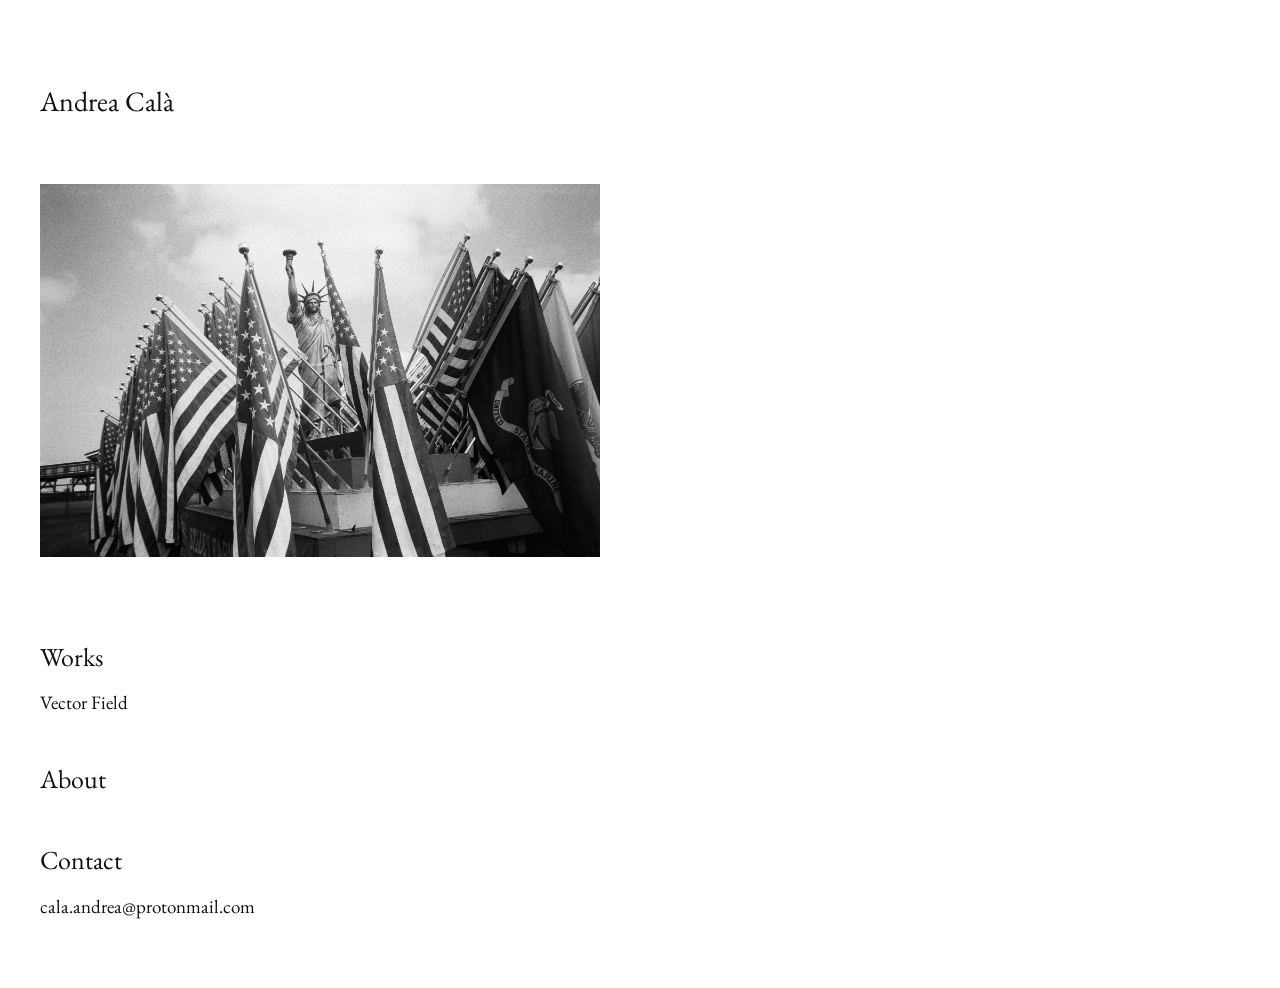
<file: index.html>
<!DOCTYPE html>
<html lang="en">
<head>
<meta charset="UTF-8">
<title>Andrea Calà</title>
<meta name="description" content="Andrea Calà is an Italian photographer based in Chicago, working between the United States and Europe.">
<meta property="og:title" content="Andrea Calà">
<meta property="og:description" content="Andrea Calà is an Italian photographer based in Chicago, working between the United States and Europe.">
<meta property="og:image" content="https://andreacala.com/assets/images/lifeboat/2026_Lifeboat00002.jpg">
<meta property="og:url" content="https://andreacala.com">
<meta property="og:type" content="website">
<!-- Google tag (gtag.js) -->
<script async src="https://www.googletagmanager.com/gtag/js?id=G-Z2HXCMDSW8"></script>
<script>
window.dataLayer = window.dataLayer || [];
function gtag(){dataLayer.push(arguments);}
gtag('js', new Date());
gtag('config', 'G-Z2HXCMDSW8');
</script>
<link rel="preconnect" href="https://fonts.googleapis.com">
<link rel="preconnect" href="https://fonts.gstatic.com" crossorigin>
<link href="https://fonts.googleapis.com/css2?family=EB+Garamond:ital,wght@0,400;1,400&display=swap" rel="stylesheet">
<link rel="stylesheet" href="assets/css/style.css">
</head>
<body>
<div class="container">
  <h1>
    <a href="/" style="text-decoration:none; color:#111;">Andrea Calà</a>
  </h1>
  <div id="preview" class="preview"></div>
  <section class="works">
    <h2>Works</h2>
    <a href="vector-field/">Vector Field</a>
  </section>
  <section class="works">
    <h2><a href="about/" style="text-decoration:none; color:#111;">About</a></h2>
  </section>
  <section class="contacts">
    <h2>Contact</h2>
    <a href="mailto:cala.andrea@protonmail.com">cala.andrea@protonmail.com</a>
  </section>
</div>
<script src="assets/js/preview.js"></script>
</body>
</html>
</file>
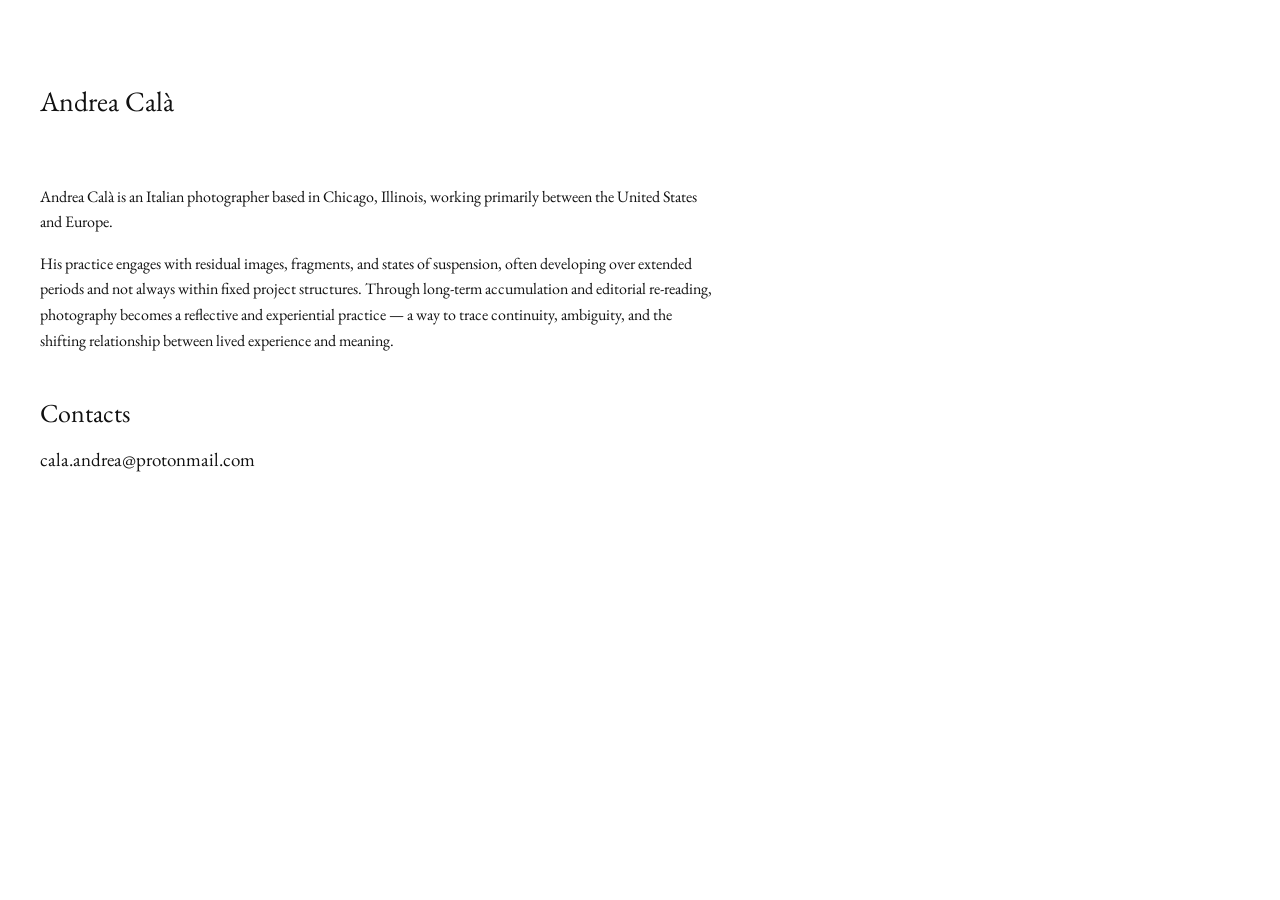
<file: about/index.html>
<!DOCTYPE html>
<html lang="en">
<head>
  <meta charset="UTF-8">
  <title>About — Andrea Calà</title>

  <meta name="description" content="Andrea Calà is an Italian photographer based in Chicago, working between the United States and Europe.">
  <meta property="og:title" content="About — Andrea Calà">
  <meta property="og:description" content="Andrea Calà is an Italian photographer based in Chicago, working between the United States and Europe.">
  <meta property="og:image" content="https://andreacala.com/assets/images/lifeboat/2026_Lifeboat00002.jpg">
  <meta property="og:url" content="https://andreacala.com/about/">
  <meta property="og:type" content="website">

  <!-- Google tag (gtag.js) -->
  <script async src="https://www.googletagmanager.com/gtag/js?id=G-Z2HXCMDSW8"></script>
  <script>
    window.dataLayer = window.dataLayer || [];
    function gtag(){dataLayer.push(arguments);}
    gtag('js', new Date());
    gtag('config', 'G-Z2HXCMDSW8');
  </script>

  <link rel="preconnect" href="https://fonts.googleapis.com">
  <link rel="preconnect" href="https://fonts.gstatic.com" crossorigin>
  <link href="https://fonts.googleapis.com/css2?family=EB+Garamond:ital,wght@0,400;1,400&display=swap" rel="stylesheet">

  <link rel="stylesheet" href="../assets/css/style.css">
</head>

<body>

<div class="container">

  <h1>
    <a href="/" style="text-decoration:none; color:#111;">
      Andrea Calà
    </a>
  </h1>

  <section class="about-text">
    <p>Andrea Calà is an Italian photographer based in Chicago, Illinois, working primarily between the United States and Europe.</p>
    <p>His practice engages with residual images, fragments, and states of suspension, often developing over extended periods and not always within fixed project structures. Through long-term accumulation and editorial re-reading, photography becomes a reflective and experiential practice — a way to trace continuity, ambiguity, and the shifting relationship between lived experience and meaning.</p>
  </section>

  <section class="contacts">
    <h2>Contacts</h2>
    <a href="mailto:cala.andrea@protonmail.com">cala.andrea@protonmail.com</a>
  </section>

</div>

</body>
</html>
</file>
<file: assets/css/style.css>
body {
  margin: 0;
  padding: 60px 40px;
  font-family: 'EB Garamond', serif;
  background: #ffffff;
  color: #111;
  line-height: 1.6;
}
.container {
  max-width: 680px;
}
h1 {
  font-size: 28px;
  font-weight: 400;
  margin-bottom: 60px;
}
.preview {
  width: 560px;
  height: 373px;
  background-color: #f2f2f2;
  margin-bottom: 80px;
  background-size: cover;
  background-position: center;
  background-repeat: no-repeat;
}
h2 {
  font-size: 26px;
  font-weight: 400;
  margin-bottom: 10px;
  -webkit-font-smoothing: antialiased;
  -moz-osx-font-smoothing: grayscale;
}
h2 a {
  font-size: 26px !important;
}
.works {
  margin-top: 40px;
}
.works a,
.contacts a {
  display: block;
  font-size: 19px;
  text-decoration: none;
  color: #111;
  margin-bottom: 6px;
  font-weight: 400;
}
.works a:hover,
.contacts a:hover {
  text-decoration: underline;
}
.contacts {
  margin-top: 40px;
}
.about {
  margin-top: 40px;
}
/* PROJECT PAGE */
.project {
  max-width: 900px;
  margin: auto;
  text-align: center;
}
.project h1 {
  margin-bottom: 20px;
}
.project-description {
  max-width: 520px;
  margin: auto;
  margin-bottom: 60px;
}
</file>
